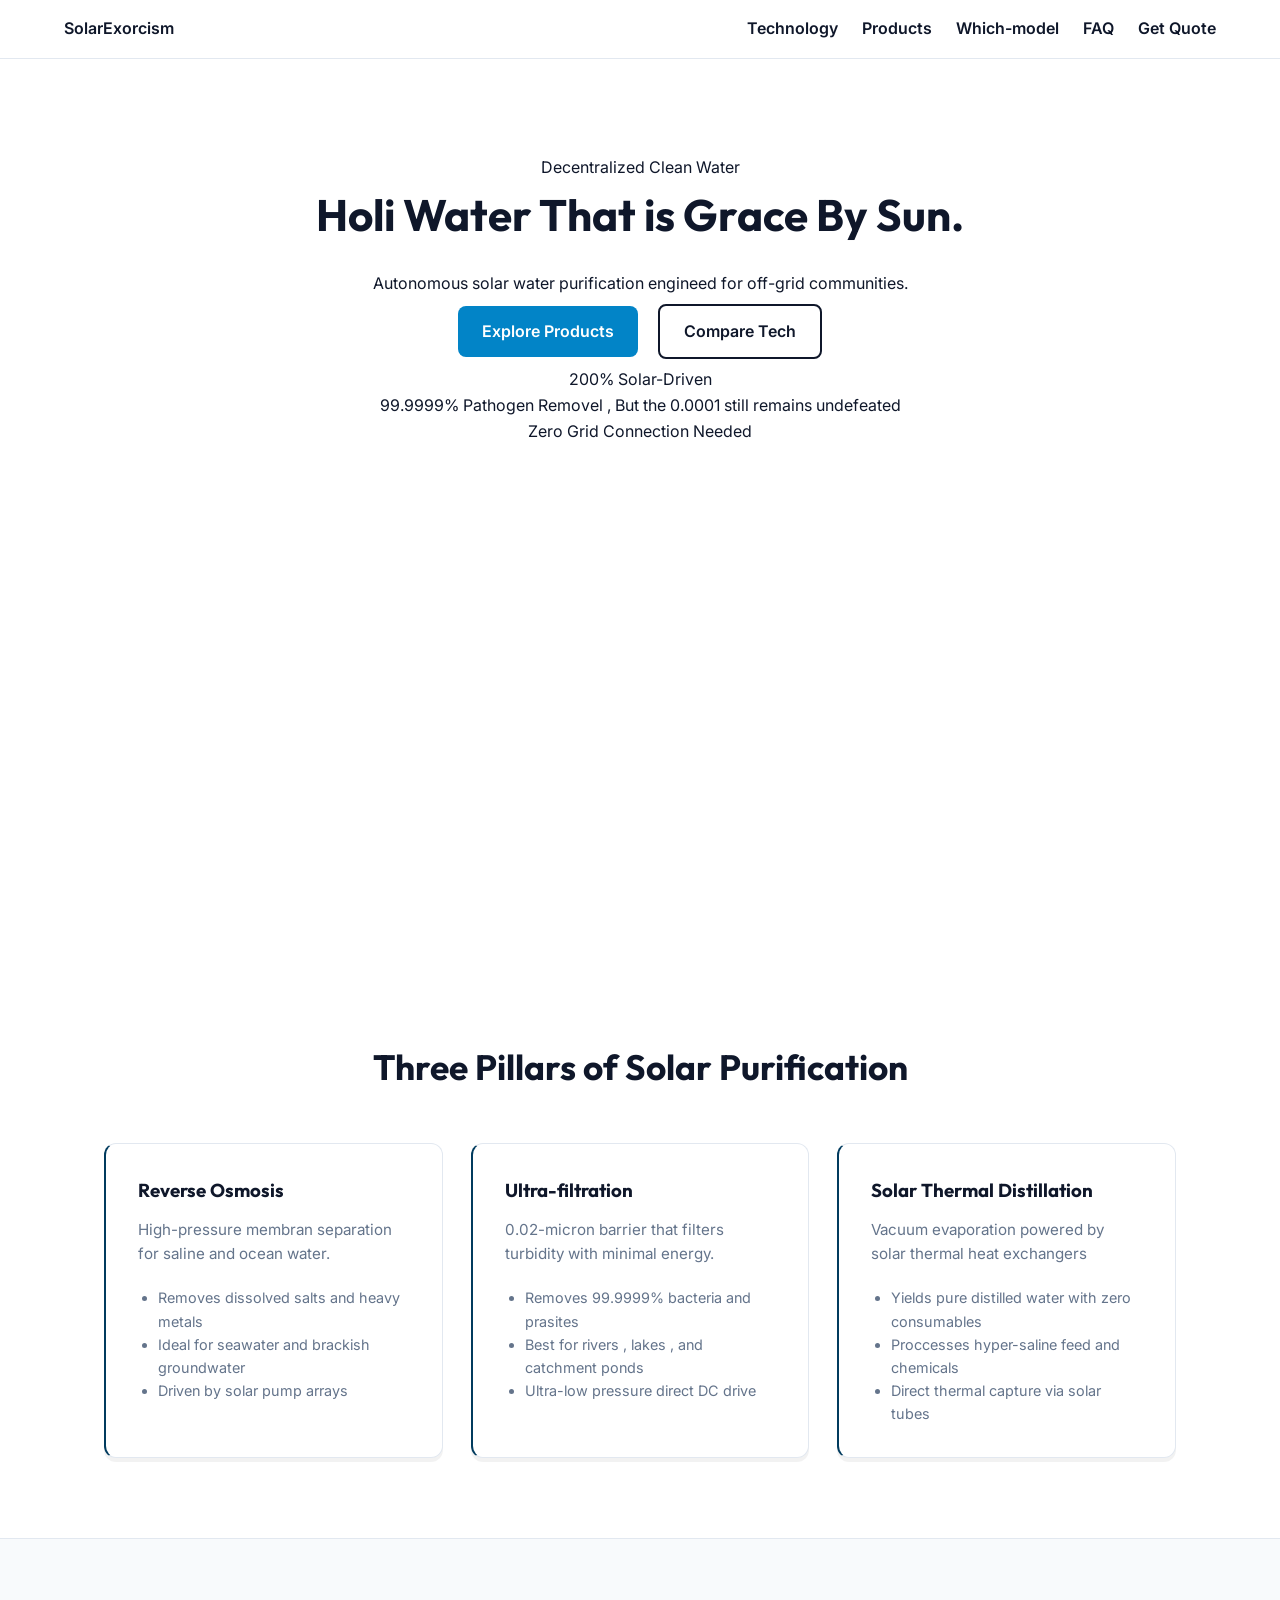
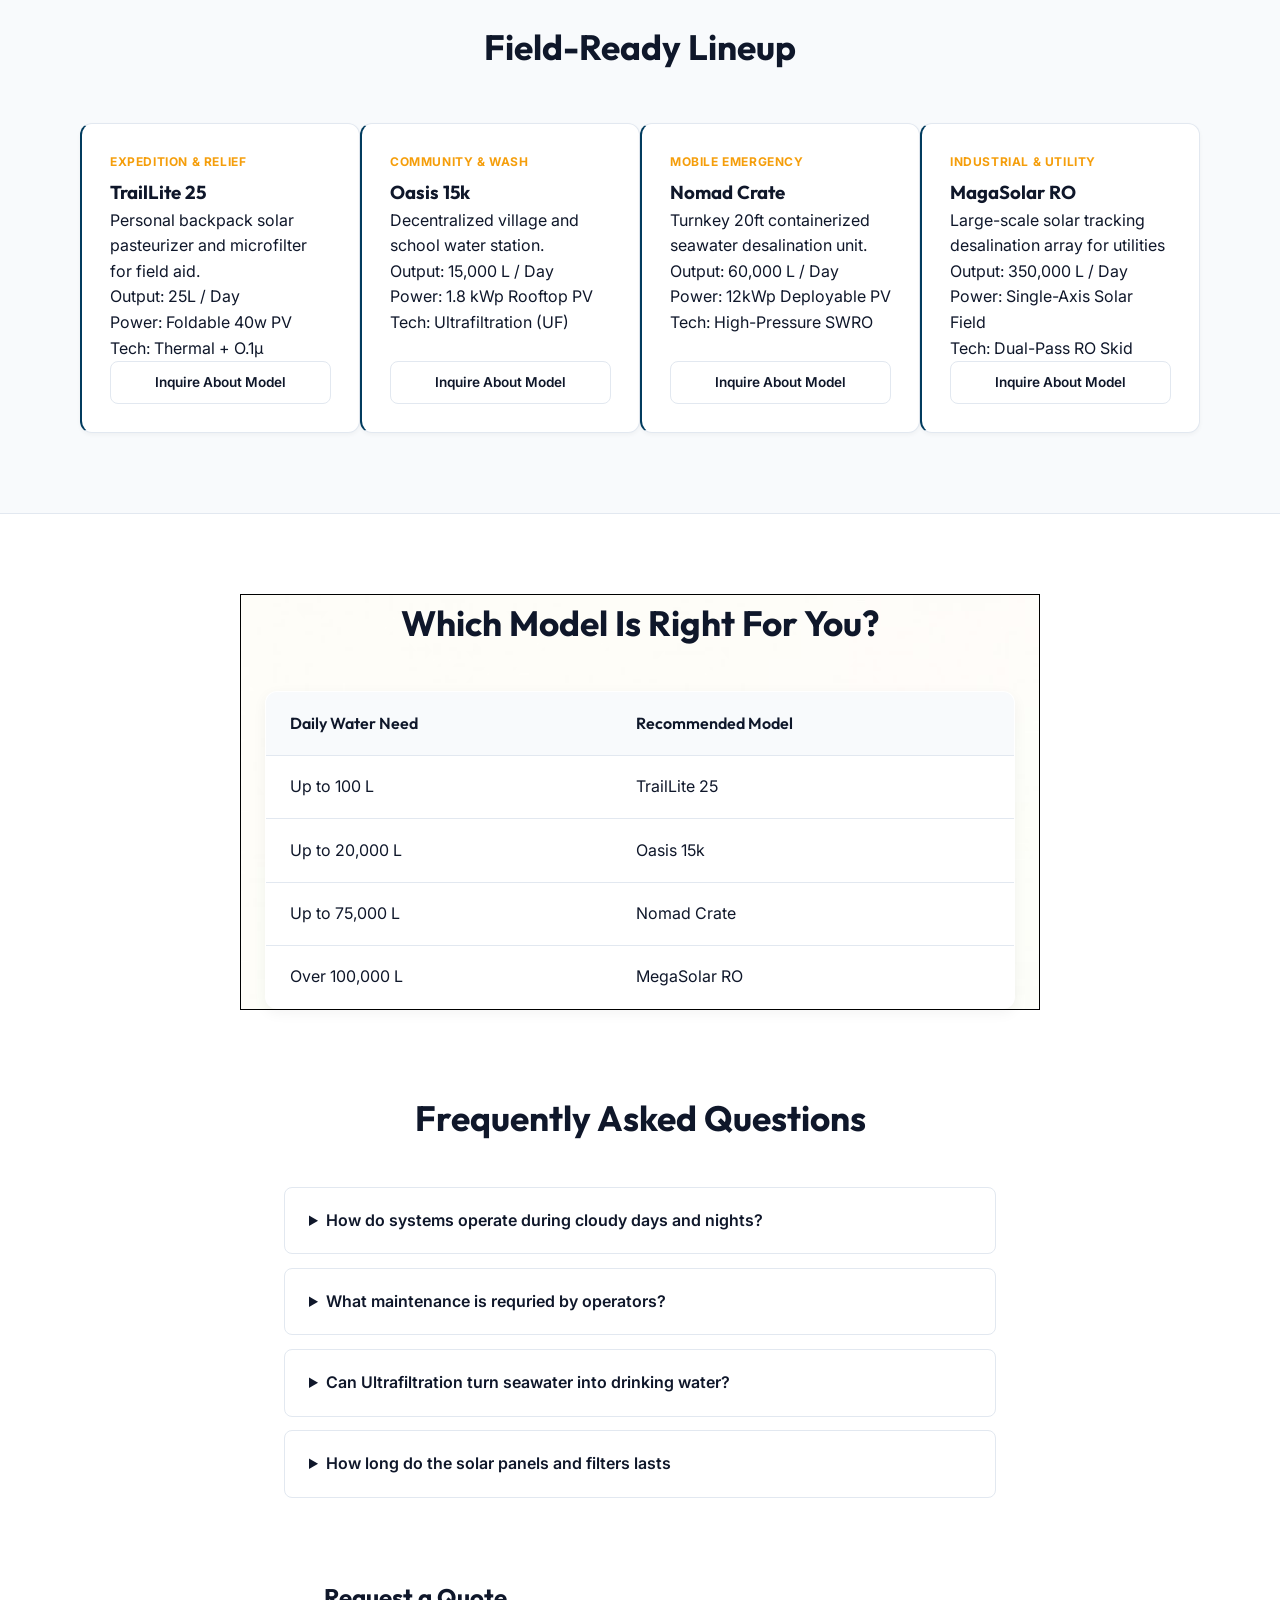
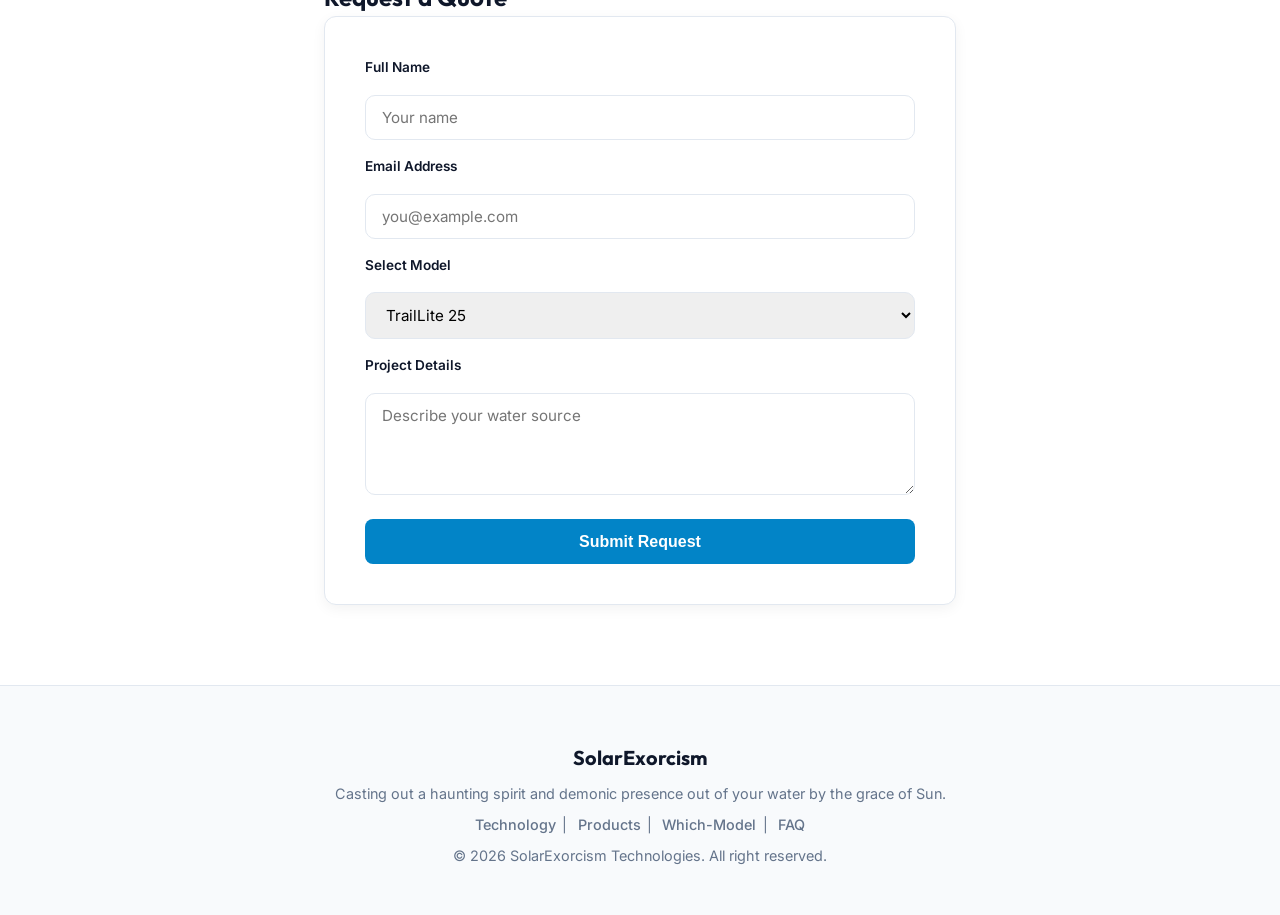
<file: index.html>
<!DOCTYPE html>
<html lang="en">
<head>
    <meta charset="UTF-8">
    <meta name="viewport" content="width=device-width, initial-scale=1.0">
    <title>SolarExorcism-casting out a haunting spirit and demonic presence out of your water.</title>
    <link rel="preconnect" href="https://fonts.googleapis.com">
    <link rel="preconnect" href="https://fonts.gstatic.com" crossorigin>
    <link href="https://fonts.googleapis.com/css2?family=Inter:wght@400;600&family=Outfit:wght@600;700&display=swap" rel="stylesheet">
    <link rel="stylesheet" href="style.css">
    
</head>

<body>
    <header>
        <a href="#">SolarExorcism</a>
        <nav>
            <a href="#technology">Technology</a>
            <a href="#products">Products</a>
            <a href="#which-model">Which-model</a>
            <a href="#faq">FAQ</a>
            <a href="#quote">Get Quote</a>
        </nav>
    </header>
    <section>
        <p>Decentralized Clean Water</p>
        <h1>Holi Water That is Grace By Sun.</h1>
        <p>Autonomous solar water purification engineed for off-grid communities.</p>
        <a href="#products">Explore Products</a>
        <a href="#technology">Compare Tech </a>
        <p>200% Solar-Driven</p>
        <p>99.9999% Pathogen Removel , But the 0.0001 still remains undefeated </p>
        <p>Zero Grid Connection Needed</p>
    </section>

    <section id="technology">
        <h2>Three Pillars of Solar Purification</h2>
        <div class="tech-grid">
            <div>
                <h3>Reverse Osmosis</h3>
                <p>High-pressure membran separation for saline and ocean water.</p>
                <ul>
                    <li>Removes dissolved salts and heavy metals</li>
                    <li>Ideal for seawater and brackish groundwater</li>
                    <li>Driven by solar pump arrays</li>
                </ul>
            </div>
            <div>
                <h3>Ultra-filtration</h3>
                <p>0.02-micron barrier that filters turbidity with minimal energy.</p>
                <ul>
                    <li>Removes 99.9999% bacteria and prasites</li>
                    <li>Best for rivers , lakes , and catchment ponds</li>
                    <li>Ultra-low pressure direct DC drive</li>
                </ul>
            </div>
            <div>
                <h3>Solar Thermal Distillation</h3>
                <p>Vacuum evaporation powered by solar thermal heat exchangers</p>
                <ul>
                    <li>Yields pure distilled water with zero consumables</li>
                    <li>Proccesses hyper-saline feed and chemicals</li>
                    <li>Direct thermal capture via solar tubes</li>
                </ul>
            </div>
        </div>
    </section>
    <section id="products">
        <h2>Field-Ready Lineup</h2>
        <div class="product-grid">
            <div>
                <p id="product-tag">EXPEDITION & RELIEF</p>
                <h3>TrailLite 25</h3>
                <p>Personal backpack solar pasteurizer and microfilter for field aid.</p>
                <p>Output: 25L / Day</p>
                <p>Power: Foldable 40w PV</p>
                <p>Tech: Thermal + O.1µ</p>
                <a href="#quote">Inquire About Model</a>
            </div>
            <div>
                <p id="product-tag">COMMUNITY & WASH</p>
                <h3>Oasis 15k</h3>
                <p>Decentralized village and school water station.</p>
                <p>Output: 15,000 L / Day</p>
                <p>Power: 1.8 kWp Rooftop PV</p>
                <p>Tech: Ultrafiltration (UF)</p>
                <a href="#quote">Inquire About Model</a>
            </div>
            <div>
                <p id="product-tag">MOBILE EMERGENCY</p>
                <h3>Nomad Crate</h3>
                <p>Turnkey 20ft containerized seawater desalination unit.</p>
                <p>Output: 60,000 L / Day</p>
                <p>Power: 12kWp Deployable PV</p>
                <p>Tech: High-Pressure SWRO</p>
                <a href="#quote">Inquire About Model</a>
            </div>
            <div>
                <P id="product-tag">INDUSTRIAL & UTILITY</P>
                <h3>MagaSolar RO</h3>
                <P>Large-scale solar tracking desalination array for utilities</P>
                <P>Output: 350,000 L / Day</P>
                <P>Power: Single-Axis Solar Field</P>
                <P>Tech: Dual-Pass RO Skid</P>
                <a href="#quote">Inquire About Model</a>
            </div>
        </div>
    </section>
    <section id="which-model" class="which-model">
        <h2>Which Model Is Right For You?</h2>
        <table>
            <thead>
                <tr>
                    <th>Daily Water Need</th>
                    <th>Recommended Model</th>
                </tr>
            </thead>

            <tbody>
                <tr>
                    <td>Up to 100 L</td>
                    <td>TrailLite 25</td>
                </tr>
                <tr>
                    <td>Up to 20,000 L</td>
                    <td>Oasis 15k</td>
                </tr>
                <tr>
                    <td>Up to 75,000 L</td>
                    <td>Nomad Crate</td>
                </tr>
                <tr>
                    <td>Over 100,000 L</td>
                    <td>MegaSolar RO</td>
                </tr>
            </tbody>
        </table>
    </section>

    <section id="faq">
        <h2>Frequently Asked Questions</h2>
        <details>
            <Summary>How do systems operate during cloudy days and nights?</Summary>
            <p>System run at high throughput during sumlight hours to fill elevated clean water storage tanks, allowing gravity distribution 24/7. </p>

        </details>
        <details>
            <summary>What maintenance is requried by operators?</summary>
            <p>Automated self-cleaning cycles handle daily needs, with only a monthly check of the pre-filter mesh.</p>
        </details>
        <details>
            <summary>Can Ultrafiltration turn seawater into drinking water?</summary>
            <p>No, Ultragiltration removes bacteria and sediment, while Reverse Osmosis or Thermal units are required for ocean salts.</p>
        </details>
        <details>
            <summary>How long do the solar panels and filters lasts</summary>
            <p>Solar panels last 25 years, while membranes typically last 3 to 8 years depending on usage.</p>
        </details>

    </section>
    <section id="quote">
        <h2>Request a Quote</h2>
        
        <form>
            <label>Full Name</label>
            <input type="text" placeholder="Your name">
            <label >Email Address</label>
            <input type="text" placeholder="you@example.com">
            <label >Select Model</label>
            <select>
                <option >TrailLite 25</option>
                <option >Oasis 15k</option>
                <option >Nomad Crate</option>
                <option >MegaSolar RO</option>
            </select>
            <label >Project Details</label>
            <textarea rows="4" placeholder="Describe your water source"></textarea>
            <button type="Submit">Submit Request</button>
        </form>
    </section>
    <footer>
        <p><strong>SolarExorcism</strong></p>

        <p>Casting out a haunting spirit and demonic presence out of your water by the grace of Sun.</p>
        <p>
            <a href="#technology">Technology</a>|
            <a href="#products">Products</a>|
            <a href="#which-model">Which-Model</a>|
            <a href="#faq">FAQ</a>
        </p>
        <p>&copy; 2026 SolarExorcism Technologies. All right reserved.</p>

    </footer> 
</body>
</html>
</file>
<file: style.css>
*{
    margin: 0;
    padding: 0;
    box-sizing: border-box;
}

body {
    font-family: 'Inter',sans-serif;
    background-color: #ffffff;
    color: #0f172a;
    line-height: 1.6;
}
h1,h2,h3 {
    font-family: 'Outfit',sans-serif;
    color: #0f172a;
}

header {
    position: sticky;
    top:0;
    background-color: #ffffff;
    border-bottom: 1px solid #e2e8f0;
    display: flex;
    justify-content: space-between;
    align-items: center;
    padding: 1rem 4rem;
}

nav {
    display: flex;
    gap: 1.5rem;
    align-items: center;
    /* margin-right: 20px; */

}
header  a {
    text-decoration: none;
    color: #0f172a;
    font-weight: 600;
}

section:first-of-type {
  text-align: center;
  height: 100vh;
  padding: 6rem 1.5rem 5rem;
  background-image: linear-gradient(rgba(255, 255, 255, 0.85), rgba(255, 255, 255,0)),  url(https://hellawater.com/wp-content/uploads/2025/05/3b2c537e0bc947579fc60d342ee2625b.webp);
  background-size: cover;      
  background-position: center;  
  background-repeat: no-repeat;
}
/* 
section:first-of-type {
    text-align: center;
    padding: 15rem 1.15rem 4rem;
    background: radial-gradient(circle at 50% 0%, #e0f2fe 0%, #ffffff 70%);
} */

section:first-child p:first-of-type{
    display: inline-block;
    background-color: #e0f2fe;
    color: #0284c7;
    font-size: 0.8rem;
    font-weight: 700;
    text-transform: uppercase;
    padding: 0.35rem 0.85rem;
    border-radius: 9999px;
    margin-bottom: 1rem;
}
section:first-of-type h1 {
    font-size: 2.75rem;
    max-width: 700px;
    margin: 0 auto 1.25rem;
}
section:first-of-type a {
    display: inline-block;
    padding: 0.8rem 1.5rem;
    border-radius: 8px;
    font-weight: 600;
    text-decoration: none;
    margin: 0.5rem;
}
section:first-of-type a:first-of-type{
    background-color: #0284c7;
    color:#ffffff;
}
section:first-of-type a:last-of-type{
    background-color: transparent;
    color: #0f172a;
    border: 2px solid #0f172a;
}

#technology {
    max-width: 1120px;
    margin: 5rem auto;
    padding: 0 1.5rem;
}
#technology h2 {
    text-align: center;
    font-size: 2.2rem;
    margin-bottom: 3rem;
}
.tech-grid {
    display: grid;
    grid-template-columns: repeat(3, 1fr);
    gap: 1.75rem;
}

.tech-grid > div {
    background-color: #ffffff;
    border: 1px solid #e2e8f0;
    border-left: 2px solid #013b5e;
    border-radius: 12px;
    padding: 2rem;
    box-shadow: 0 4px rgba(0, 0, 0, 0.05);
    transition: transform 0.2s ease, box-shadow 0.2s ease;
}

.tech-grid div:hover {
    transform: translateY(-6px);
    box-shadow: 0 12px 24px rgba(2, 132, 199, 0.15);
    border-color: #0284c7;
}

#technology h3 {
    margin-bottom: 0.75rem;
}

#technology p {
    color: #64748b;
    margin-bottom: 1.25rem;
    font-size: 0.95rem;
}

#technology ul{
    padding-left: 1.25rem;
    color: #64748b;
    font-size: 0.9rem;
}
/* styling the product as hole */
#products {
    background-color: #f8fafc;
    border-top: 1px solid #e2e8f0;
    border-bottom:1px solid #e2e8f0 ;
    padding: 5rem 1.5rem;  /* padding: (up and down ) (left and right) ;*/    
}

/* the Heading 2 of products section */
#products h2{
    text-align: center;
    font-size: 2.2rem;
    margin-bottom: 3rem; /* it is for giving space in bottom of h2 */
}
.product-grid{
    max-width: 1120px;
    margin: 0 auto;
    display: grid;
    grid-template-columns: repeat(4 , 1fr);
}

.product-grid > div {
    background-color: #ffffff;
    border : 1px solid #e2e8f0;
    border-left: 2px solid #013b5e;
    border-radius: 12px;
    padding: 1.75rem;
    display: flex;
    flex-direction: column;
    box-shadow: 0 2px 4px rgba(0, 0, 0, 0.04);
}

.product-grid #product-tag {
    color: #f59e0b;
    font-size: 0.75rem;
    font-weight: 700;
    letter-spacing: 0.05em;
    margin-bottom: 0.4rem;
}

.product-grid a {
    margin-top: auto;
    text-align: center;
    text-decoration: none;
    font-size: 0.85rem;
    font-weight: 600;
    color: #0f172a;
    border: 1px solid #e2e8f0;
    padding: 0.6rem;
    border-radius: 8px;
}


/* centers the comparison table section */
.which-model {
  max-width: 800px;
  margin: 5rem auto;
  padding: 0 1.5rem;
  /* background-image:  */
  border: 1px solid black;
  background-image: url(hero-bg.jpg);
}

/* centers the section title */
.which-model h2 {
  text-align: center;
  font-size: 2.2rem;
  margin-bottom: 2.5rem;
  
}

/* styles the main table container box */
.which-model table {
  
  width: 100%;
  margin: 0 auto;
  border-collapse: collapse;
  background-color: #ffffff;
  border: 1px solid #e2e8f0;
  border-radius: 12px;
  overflow: hidden;
  box-shadow: 0 4px 14px rgba(0, 0, 0, 0.05);
}

/* styles both header labels and table data cells */
.which-model th,
.which-model td {
  padding: 1.15rem 1.5rem;
  text-align: left;
  border-bottom: 1px solid #e2e8f0;
}

/* styles the header bar */
.which-model th {
  background-color: #f8fafc;
  font-family: 'Outfit', sans-serif;
  font-weight: 600;
  color: #0f172a;
}

/* row hover effect: highlights row on hover */
.which-model tr:hover td {
  background-color: #f8fafc;
}
#faq {
    max-width: 760px;
    margin: 5rem auto;
    padding: 0 1.5rem;
}
#faq h2 {
    text-align: center;
    font-size: 2.2rem;
    margin-bottom: 2.5rem;
}
#faq details {
    background-color: #ffffff;
    border: 1px solid #e2e8f0;
    border-radius: 8px;
    margin-bottom: 0.85rem;
    overflow: hidden;
    transition: border-color 0.2s ease;
}
#faq summary{
    padding: 1.25rem 1.5rem;
    font-weight: 600;
    cursor: pointer;
    color: #0f172a;
}

#faq details[open]{
    border-color: #0284c7;
}
#faq details p{
    padding: 0 1.5rem 1.25rem;
    color: #64748b;
    font-size: 0.95;
}

#quote {
    max-width: 680px;
    margin: 5rem auto;
    padding: 0 1.5rem;
}

#quote form {
    background-color:#ffffff;
    border: 1px solid #e2e8f0;
    border-radius: 12px;
    padding: 2.5rem;
    box-shadow: 0 4px 14px rgba(0, 0, 0, 0.05); /* x axis y axis blur (color)*/
    display:flex;
    flex-direction: column;
    gap: 1rem;
}

#quote label {
    font-size: 0.85rem;
    font-weight: 600;
    color: #0f172a;
}

#quote input,
#quote select,
#quote textarea {
    width: 100%;
    padding: 0.75rem 1rem;
    border: 1px solid #e2e8f0;
    border-radius: 10px;
    font-family: inherit;
    font-size: 0.95rem;
    outline: none;
}

#quote input:focus,
#quote select:focus,
#quote textarea:focus {
    border-color: #0284c7;
}

#quote button {
    background-color: #0284c7;
    color: #ffffff;
    border: none;
    border-radius: 8px;
    padding: 0.85rem;
    font-size: 1rem;
    font-weight: 600;
    cursor: pointer;
    margin-top: 0.5rem;
}

#quote button:hover {
    background-color: #0369a1;
}

footer {
    background-color:#f8fafc;
    border-top: 1px solid #e2e8f0;
    padding: 3rem 1.5rem;
    text-align: center;
}

footer strong{
    font-family: 'Outfit',sans-serif;
    font-size: 1.25rem;
    color: #0f172a;
}

footer p{
    color : #64748b;
    font-size: 0.9rem;
    margin-top: 0.5rem;
}

footer a {
    color: #64748b;
    text-decoration: none;
    font-weight: 500;
    margin: 0 0.4rem;
}

footer a:hover {
    color: #0284c7
}
</file>
